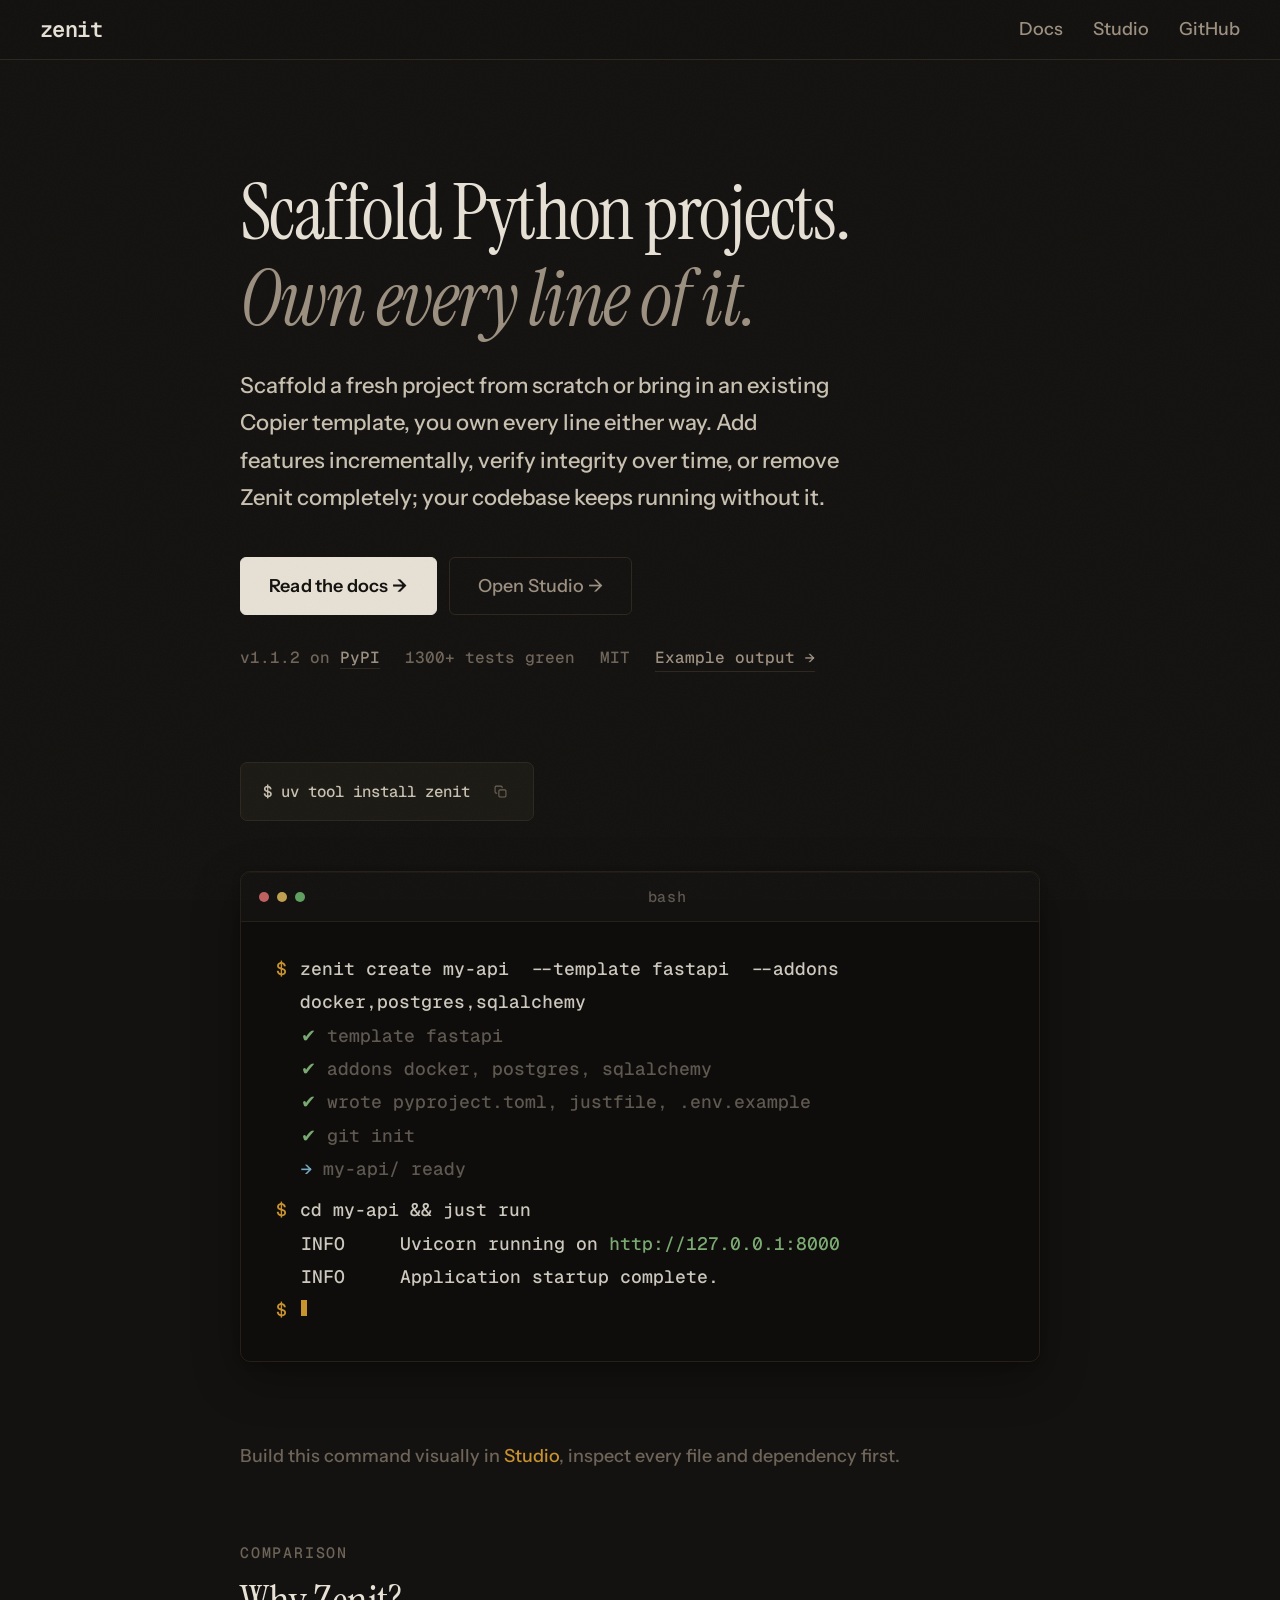
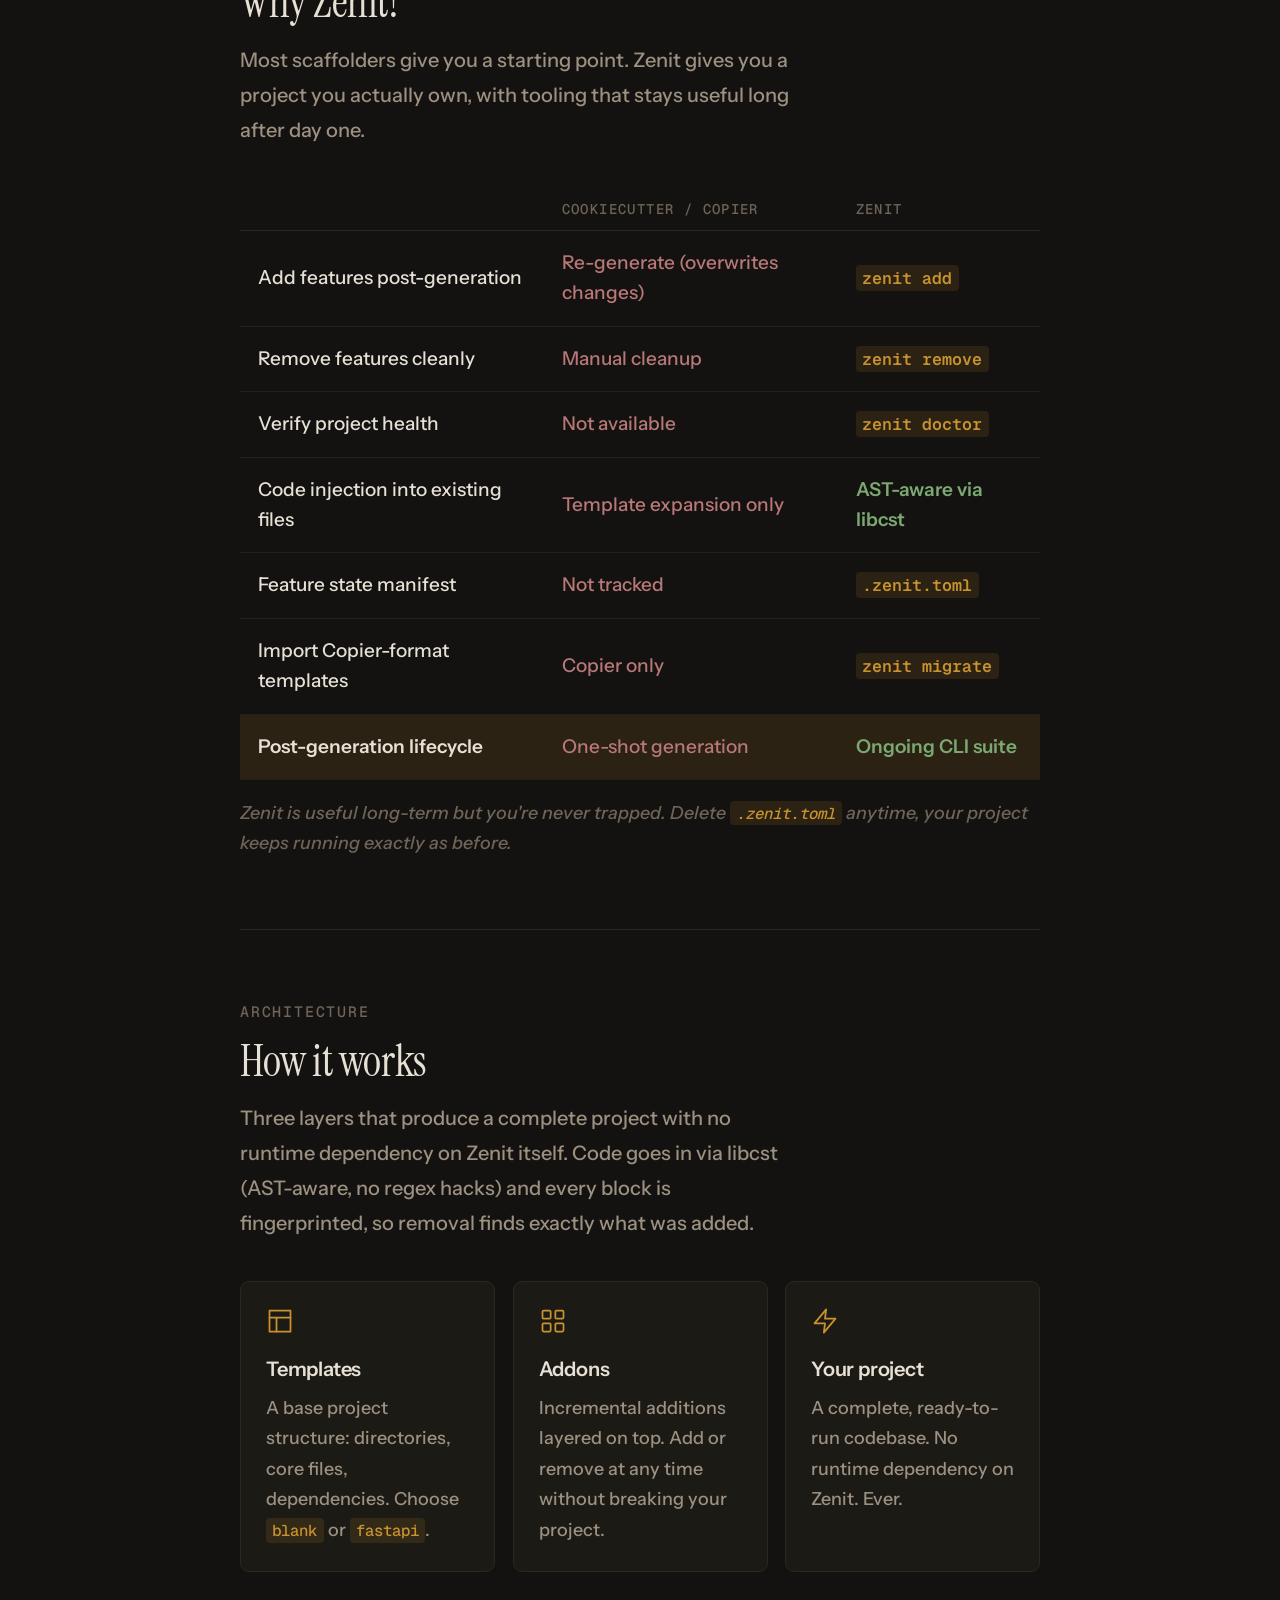
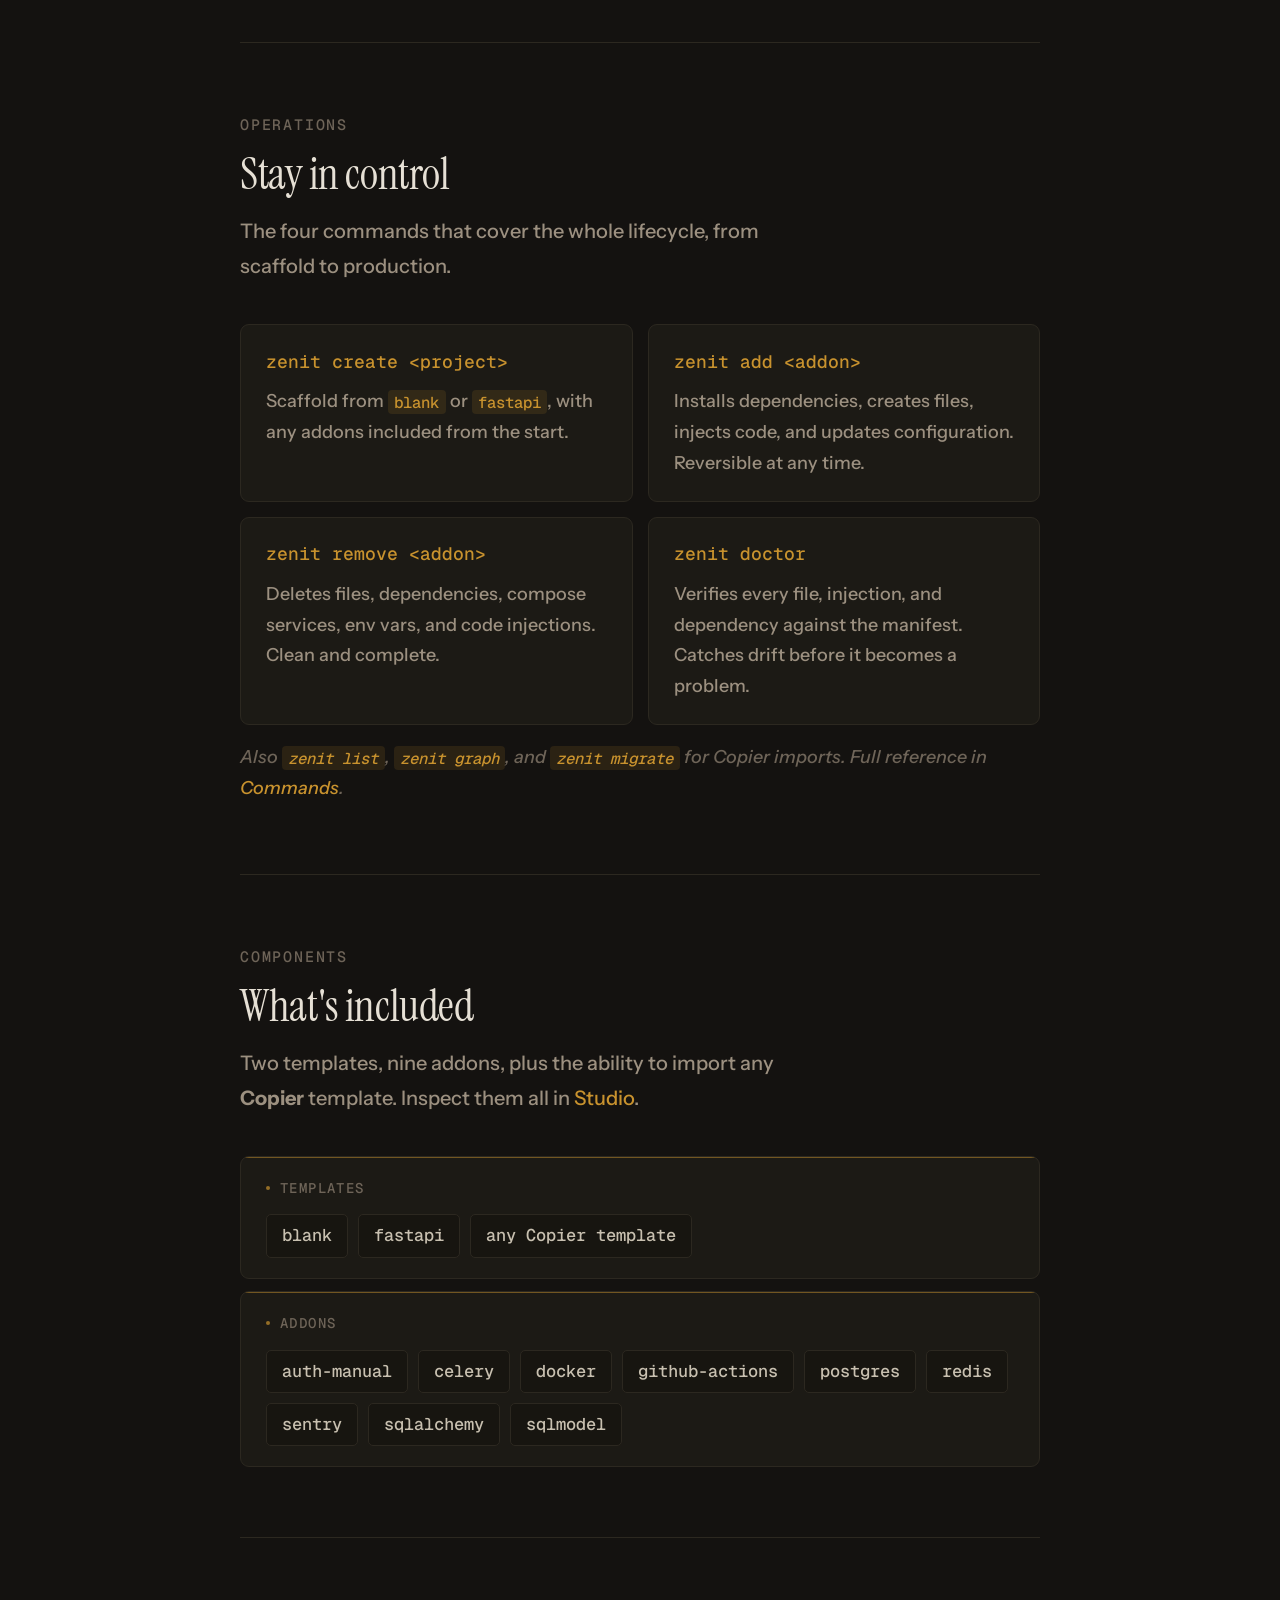
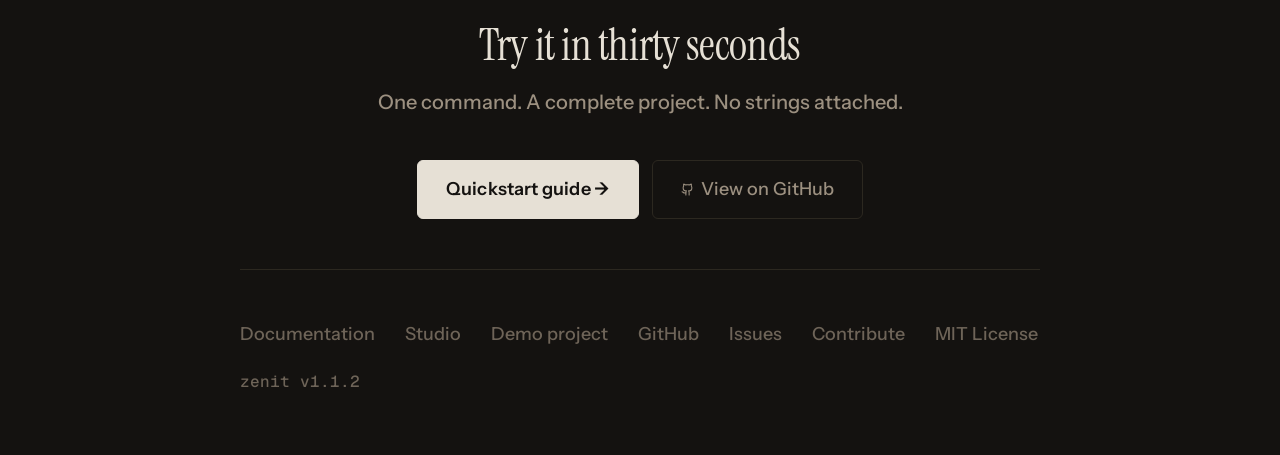
<file: index.html>
<!DOCTYPE html>
<html lang="en">
<head>
    <meta charset="UTF-8">
    <meta name="viewport" content="width=device-width, initial-scale=1.0">
    <title>zenit · Scaffold Python projects without lock-in</title>
    <link rel="preconnect" href="https://fonts.googleapis.com">
    <link rel="preconnect" href="https://fonts.gstatic.com" crossorigin>
    <link href="https://fonts.googleapis.com/css2?family=Instrument+Sans:ital,wght@0,400;0,500;0,600;1,400&family=Instrument+Serif:ital@0;1&family=Geist+Mono:wght@400;500;600&display=swap" rel="stylesheet">
    <style>
        /* ─── Design Tokens ───────────────────────────────────────────── */
        :root {
            --bg:               #141210;
            --bg-elevated:      #1c1a15;
            --bg-code:          #171510;
            --bg-subtle:        #201e18;
            --bg-canvas:        #0f0e0c;

            --text-primary:     #e6e0d5;
            --text-secondary:   #c8c0b0;
            --text-tertiary:    #9c9080;
            --text-muted:       #6e6458;

            --border:           #2c2820;
            --border-light:     #242018;

            --amber:            #c8922e;
            --amber-muted:      rgba(200,146,46,0.12);
            --amber-hover:      #d8a848;
            --amber-glow:       rgba(200,146,46,0.06);

            --cta-bg:           #e6e0d5;
            --cta-fg:           #141210;

            --terminal-bg:      #0e0d0b;
            --terminal-border:  #252018;
            --terminal-text:    #ccc8be;
            --terminal-prompt:  #c8922e;
            --terminal-ok:      #7aaa72;
            --terminal-info:    #78a8c2;
            --terminal-dim:     #5e5850;

            --nav-bg:           rgba(20,18,16,0.92);

            --check:            #7aaa72;
            --cross:            #b87878;

            --ease-out: cubic-bezier(0.16, 1, 0.3, 1);
        }

        * { margin: 0; padding: 0; box-sizing: border-box; }
        html { scroll-behavior: smooth; color-scheme: dark; font-size: 125%; }
        @media (max-width: 680px) {
            html { font-size: 112.5%; }
        }

        body {
            font-family: 'Instrument Sans', -apple-system, sans-serif;
            background: var(--bg);
            color: var(--text-primary);
            line-height: 1.6;
            min-height: 100vh;
            overflow-x: hidden;
            transition: background 0.25s var(--ease-out), color 0.25s var(--ease-out);
            -webkit-font-smoothing: antialiased;
            font-weight: 500;
        }

        .container { max-width: 880px; margin: 0 auto; padding: 0 2rem; }

        /* ── Grain texture overlay ─────────────────────────────────────── */
        body::before {
            content: '';
            position: fixed;
            inset: 0;
            z-index: 9999;
            pointer-events: none;
            opacity: 0.025;
            background-image: url("data:image/svg+xml,%3Csvg viewBox='0 0 256 256' xmlns='http://www.w3.org/2000/svg'%3E%3Cfilter id='noise'%3E%3CfeTurbulence type='fractalNoise' baseFrequency='0.85' numOctaves='4' stitchTiles='stitch'/%3E%3C/filter%3E%3Crect width='100%25' height='100%25' filter='url(%23noise)'/%3E%3C/svg%3E");
            background-repeat: repeat;
            background-size: 256px 256px;
        }
        /* ── Nav ───────────────────────────────────────────────────────── */
        .nav {
            position: sticky;
            top: 0;
            z-index: 100;
            background: var(--nav-bg);
            backdrop-filter: blur(20px) saturate(1.3);
            -webkit-backdrop-filter: blur(20px) saturate(1.3);
            border-bottom: 1px solid var(--border);
            padding: 0 2rem;
            height: 60px;
            display: flex;
            align-items: center;
            justify-content: space-between;
            transition: background 0.2s, border-color 0.2s;
        }

        .logo { font-family: 'Geist Mono', monospace; font-size: 1.1rem; font-weight: 600; letter-spacing: -0.025em; }
        .logo a { text-decoration: none; color: var(--text-primary); transition: opacity 0.15s; }
        .logo a:hover { opacity: 0.5; }

        .nav-right { display: flex; align-items: center; gap: 1.5rem; }

        .nav-link {
            text-decoration: none;
            color: var(--text-tertiary);
            font-size: 0.9rem;
            font-weight: 500;
            transition: color 0.15s;
            position: relative;
        }
        .nav-link:hover { color: var(--text-primary); }
        .nav-link::after {
            content: '';
            position: absolute;
            bottom: -4px;
            left: 0;
            width: 0;
            height: 1px;
            background: var(--amber);
            transition: width 0.2s var(--ease-out);
        }
        .nav-link:hover::after { width: 100%; }

        /* ── Hero ──────────────────────────────────────────────────────── */
        .hero { padding: 5.5rem 0 2rem; position: relative; }
        .hero h1 {
            font-family: 'Instrument Serif', serif;
            font-size: clamp(2.8rem, 6vw, 4rem);
            font-weight: 400;
            letter-spacing: -0.02em;
            line-height: 1.12;
            margin-bottom: 1.25rem;
            color: var(--text-primary);
        }
        .hero h1 em { font-style: italic; color: var(--text-tertiary); }

        .hero-lead {
            font-size: 1.1rem;
            color: var(--text-secondary);
            max-width: 600px;
            line-height: 1.7;
            margin-bottom: 2rem;
        }

        .hero-actions { display: flex; gap: 0.625rem; flex-wrap: wrap; }

        .proof-strip {
            display: flex;
            gap: 0.5rem 1.25rem;
            flex-wrap: wrap;
            margin-top: 1.5rem;
            font-family: 'Geist Mono', monospace;
            font-size: 0.8rem;
            color: var(--text-muted);
        }
        .proof-strip a { color: var(--text-tertiary); text-decoration: none; border-bottom: 1px solid var(--border); transition: color 0.15s, border-color 0.15s; }
        .proof-strip a:hover { color: var(--amber); border-color: var(--amber); }

        .btn-primary {
            display: inline-flex;
            align-items: center;
            gap: 0.375rem;
            background: var(--cta-bg);
            color: var(--cta-fg);
            padding: 0.7rem 1.4rem;
            border-radius: 6px;
            text-decoration: none;
            font-size: 0.9rem;
            font-weight: 600;
            letter-spacing: 0.01em;
            border: 1px solid var(--cta-bg);
            transition: opacity 0.15s, transform 0.15s, box-shadow 0.15s;
        }
        .btn-primary:hover {
            opacity: 0.85;
            transform: translateY(-1px);
            box-shadow: 0 4px 12px rgba(0,0,0,0.15);
        }

        .btn-ghost {
            display: inline-flex;
            align-items: center;
            gap: 0.375rem;
            background: transparent;
            color: var(--text-tertiary);
            padding: 0.7rem 1.4rem;
            border-radius: 6px;
            text-decoration: none;
            font-size: 0.9rem;
            font-weight: 500;
            border: 1px solid var(--border);
            transition: color 0.15s, border-color 0.15s, background 0.15s;
        }
        .btn-ghost:hover { color: var(--text-primary); border-color: var(--text-muted); background: var(--bg-subtle); }

        /* ── Install strip ─────────────────────────────────────────────── */
        .install-strip { margin: 2.5rem 0; }

        .install-pill {
            display: inline-flex;
            align-items: center;
            gap: 1rem;
            background: var(--bg-elevated);
            border: 1px solid var(--border);
            border-radius: 7px;
            padding: 0.8rem 1.1rem;
            font-family: 'Geist Mono', monospace;
            font-size: 0.9rem;
            transition: border-color 0.15s, box-shadow 0.15s;
        }
        .install-pill:hover {
            border-color: var(--text-muted);
            box-shadow: 0 2px 8px var(--amber-glow);
        }
        .install-pill code { background: transparent; padding: 0; color: var(--text-secondary); }

        .copy-btn {
            background: none;
            border: none;
            cursor: pointer;
            color: var(--text-muted);
            padding: 0.2rem;
            display: flex;
            align-items: center;
            border-radius: 3px;
            transition: color 0.15s;
        }
        .copy-btn:hover { color: var(--text-primary); }
        .copy-btn.copied { color: var(--terminal-ok); }

        /* ── Terminal ───────────────────────────────────────────────────── */
        .terminal {
            background: var(--terminal-bg);
            border: 1px solid var(--terminal-border);
            border-radius: 10px;
            overflow: hidden;
            margin: 0 0 4rem;
            box-shadow: 0 16px 48px rgba(0,0,0,0.32), 0 2px 8px rgba(0,0,0,0.16);
            position: relative;
        }
        .terminal::after {
            content: '';
            position: absolute;
            inset: 0;
            border-radius: 10px;
            box-shadow: inset 0 1px 0 rgba(255,255,255,0.03);
            pointer-events: none;
        }

        .terminal-chrome {
            display: flex;
            align-items: center;
            padding: 0.625rem 0.875rem;
            border-bottom: 1px solid var(--terminal-border);
            gap: 0.4rem;
            background: rgba(255,255,255,0.02);
        }
        .tc { width: 10px; height: 10px; border-radius: 50%; transition: transform 0.2s; }
        .terminal:hover .tc { transform: scale(1.1); }
        .tc-r { background: #c06060; }
        .tc-y { background: #c0a050; }
        .tc-g { background: #60a060; }

        .terminal-label {
            margin: 0 auto;
            font-family: 'Geist Mono', monospace;
            font-size: 0.75rem;
            color: var(--terminal-dim);
            letter-spacing: 0.05em;
        }

        .terminal-body {
            padding: 1.5rem 1.75rem 1.75rem;
            font-family: 'Geist Mono', monospace;
            font-size: 0.9rem;
            line-height: 1.85;
        }

        .tl {
            display: flex;
            gap: 0.625rem;
            opacity: 0;
            animation: fadeUp 0.35s var(--ease-out) forwards;
            align-items: baseline;
        }
        .tl:nth-child(1)  { animation-delay: 0.10s; }
        .tl:nth-child(2)  { animation-delay: 0.35s; }
        .tl:nth-child(3)  { animation-delay: 0.55s; }
        .tl:nth-child(4)  { animation-delay: 0.75s; }
        .tl:nth-child(5)  { animation-delay: 0.95s; }
        .tl:nth-child(6)  { animation-delay: 1.15s; }
        .tl:nth-child(7)  { animation-delay: 1.50s; }
        .tl:nth-child(8)  { animation-delay: 1.75s; }
        .tl:nth-child(9)  { animation-delay: 2.00s; }
        .tl:nth-child(10) { animation-delay: 2.25s; }
        .tl:nth-child(11) { animation-delay: 2.50s; }

        @keyframes fadeUp {
            from { opacity: 0; transform: translateY(4px); }
            to   { opacity: 1; transform: translateY(0); }
        }

        .t-prompt { color: var(--terminal-prompt); flex-shrink: 0; }
        .t-cmd    { color: var(--terminal-text); }
        .t-dim    { color: var(--terminal-dim); padding-left: 1.25rem; }
        .t-ok     { color: var(--terminal-ok); }
        .t-arrow  { color: var(--terminal-info); }
        .t-info   { color: var(--terminal-text); padding-left: 1.25rem; }
        .t-blank  { height: 0.4rem; }

        .t-cursor {
            display: inline-block;
            width: 6px;
            height: 0.9em;
            background: var(--terminal-prompt);
            animation: blink 1.1s step-end infinite;
            margin-left: 1px;
        }
        @keyframes blink { 0%,100% { opacity: 1; } 50% { opacity: 0; } }

        .terminal-caption {
            margin-top: 0.875rem;
            font-size: 0.9rem;
            color: var(--text-muted);
        }
        .terminal-caption a { color: var(--amber); text-decoration: none; border-bottom: 1px solid transparent; transition: border-color 0.15s; }
        .terminal-caption a:hover { border-color: var(--amber); }

        /* ── Sections ──────────────────────────────────────────────────── */
        .section {
            padding: 3.5rem 0;
            border-bottom: 1px solid var(--border);
        }
        .section:last-of-type { border-bottom: none; }

        .section-kicker {
            font-family: 'Geist Mono', monospace;
            font-size: 0.75rem;
            letter-spacing: 0.12em;
            text-transform: uppercase;
            color: var(--text-muted);
            margin-bottom: 0.5rem;
        }

        .section-title {
            font-family: 'Instrument Serif', serif;
            font-size: clamp(1.8rem, 3.5vw, 2.2rem);
            font-weight: 400;
            letter-spacing: -0.01em;
            line-height: 1.25;
            margin-bottom: 0.625rem;
            color: var(--text-primary);
        }

        .section-sub {
            font-size: 1rem;
            color: var(--text-tertiary);
            max-width: 560px;
            line-height: 1.75;
            margin-bottom: 2rem;
        }

        /* ── Comparison table ──────────────────────────────────────────── */
        .compare-table { width: 100%; border-collapse: collapse; font-size: 0.95rem; }

        .compare-table th {
            font-family: 'Geist Mono', monospace;
            font-size: 0.7rem;
            letter-spacing: 0.10em;
            text-transform: uppercase;
            color: var(--text-muted);
            padding: 0.5rem 0.875rem;
            text-align: left;
            border-bottom: 1px solid var(--border);
            font-weight: 500;
        }

        .compare-table td {
            padding: 0.85rem 0.875rem;
            border-bottom: 1px solid var(--border-light);
            color: var(--text-secondary);
            vertical-align: middle;
            transition: background 0.15s;
        }
        .compare-table tr:hover td { background: var(--amber-glow); }
        .compare-table td:first-child { color: var(--text-primary); font-weight: 500; width: 38%; }

        .compare-table .yes { color: var(--check); font-weight: 600; }
        .compare-table .no  { color: var(--cross); }

        .compare-table .highlight-row td { background: var(--amber-muted); }
        .compare-table .highlight-row:hover td { background: var(--amber-muted); }
        .compare-table .highlight-row td:first-child { font-weight: 600; }

        .compare-note {
            margin-top: 0.875rem;
            font-size: 0.9rem;
            color: var(--text-muted);
            font-style: italic;
            line-height: 1.7;
        }

        code {
            font-family: 'Geist Mono', monospace;
            font-size: 0.875em;
            color: var(--amber);
            background: var(--amber-muted);
            padding: 0.12em 0.4em;
            border-radius: 4px;
        }

        /* ── Feature grid ──────────────────────────────────────────────── */
        .feature-grid {
            display: grid;
            grid-template-columns: repeat(3, 1fr);
            gap: 0.875rem;
        }

        .feature-card {
            background: var(--bg-elevated);
            border: 1px solid var(--border);
            border-radius: 9px;
            padding: 1.25rem;
            transition: border-color 0.2s, transform 0.2s, box-shadow 0.2s;
            position: relative;
            overflow: hidden;
        }
        .feature-card:hover {
            border-color: var(--amber);
            transform: translateY(-2px);
            box-shadow: 0 8px 24px var(--amber-glow);
        }
        .feature-card::before {
            content: '';
            position: absolute;
            top: 0;
            left: 0;
            right: 0;
            height: 2px;
            background: var(--amber);
            opacity: 0;
            transition: opacity 0.2s;
        }
        .feature-card:hover::before { opacity: 0.5; }

        .feature-icon {
            width: 28px;
            height: 28px;
            margin-bottom: 0.875rem;
            display: flex;
            align-items: center;
            justify-content: center;
            color: var(--amber);
        }
        .feature-icon svg {
            width: 100%;
            height: 100%;
            stroke-width: 1.5;
        }

        .feature-card h3 {
            font-size: 1rem;
            font-weight: 600;
            margin-bottom: 0.4rem;
            color: var(--text-primary);
            letter-spacing: -0.01em;
        }
        .feature-card p { font-size: 0.9rem; color: var(--text-tertiary); line-height: 1.7; }

        /* ── Ops grid ──────────────────────────────────────────────────── */
        .ops-grid { display: grid; grid-template-columns: repeat(2, 1fr); gap: 0.75rem; }

        .ops-card {
            background: var(--bg-elevated);
            border: 1px solid var(--border);
            border-radius: 9px;
            padding: 1.125rem 1.25rem;
            transition: border-color 0.2s, transform 0.2s, box-shadow 0.2s;
            position: relative;
            overflow: hidden;
        }
        .ops-card:hover {
            border-color: var(--amber);
            transform: translateY(-1px);
            box-shadow: 0 6px 20px var(--amber-glow);
        }
        .ops-card::before {
            content: '';
            position: absolute;
            top: 0;
            left: 0;
            right: 0;
            height: 2px;
            background: var(--amber);
            opacity: 0;
            transition: opacity 0.2s;
        }
        .ops-card:hover::before { opacity: 0.5; }

        .ops-cmd {
            font-family: 'Geist Mono', monospace;
            font-size: 0.9rem;
            font-weight: 500;
            color: var(--amber);
            margin-bottom: 0.5rem;
            display: block;
        }
        .ops-card p { font-size: 0.9rem; color: var(--text-tertiary); line-height: 1.7; }

        /* ── Component tags ────────────────────────────────────────────── */
        .component-box {
            background: var(--bg-elevated);
            border: 1px solid var(--border);
            border-radius: 9px;
            padding: 1rem 1.25rem;
            margin-top: 0.75rem;
            position: relative;
            overflow: hidden;
            transition: border-color 0.2s;
        }
        .component-box:hover { border-color: var(--text-muted); }
        .component-box + .component-box { margin-top: 0.625rem; }

        .component-box::before {
            content: '';
            position: absolute;
            top: 0; left: 0; right: 0;
            height: 1px;
            background: var(--amber);
            opacity: 0.5;
        }

        .component-label {
            font-family: 'Geist Mono', monospace;
            font-size: 0.7rem;
            letter-spacing: 0.10em;
            text-transform: uppercase;
            color: var(--text-muted);
            margin-bottom: 0.75rem;
            font-weight: 500;
            display: flex;
            align-items: center;
            gap: 0.5rem;
        }
        .component-label::before {
            content: '';
            display: inline-block;
            width: 4px;
            height: 4px;
            border-radius: 50%;
            background: var(--amber);
            opacity: 0.7;
        }

        .tag-row { display: flex; flex-wrap: wrap; gap: 0.5rem; }

        .tag {
            font-family: 'Geist Mono', monospace;
            font-size: 0.85rem;
            padding: 0.35rem 0.75rem;
            background: var(--bg-code);
            border: 1px solid var(--border);
            border-radius: 5px;
            color: var(--text-secondary);
            transition: all 0.15s;
            cursor: default;
        }
        .tag:hover {
            color: var(--amber);
            border-color: var(--amber);
            background: var(--amber-muted);
            transform: translateY(-1px);
        }


        /* ── CTA ───────────────────────────────────────────────────────── */
        .cta-section { padding: 4rem 0 2.5rem; text-align: center; }
        .cta-section .section-title { margin: 0 auto 0.625rem; }
        .cta-section .section-sub   { margin: 0 auto 2rem; }
        .cta-section .hero-actions  { justify-content: center; }

        /* ── Footer ────────────────────────────────────────────────────── */
        .footer { padding: 2.5rem 0 3rem; border-top: 1px solid var(--border); }
        .footer-inner { display: flex; justify-content: space-between; align-items: center; flex-wrap: wrap; gap: 1rem; }
        .footer-links { display: flex; gap: 1.5rem; flex-wrap: wrap; }
        .footer-links a { color: var(--text-muted); text-decoration: none; font-size: 0.9rem; transition: color 0.15s; }
        .footer-links a:hover { color: var(--text-primary); }
        .footer-meta { font-family: 'Geist Mono', monospace; font-size: 0.8rem; color: var(--text-muted); }

        /* ── Scroll reveal ─────────────────────────────────────────────── */
        .reveal { opacity: 0; transform: translateY(16px); transition: opacity 0.6s var(--ease-out), transform 0.6s var(--ease-out); }
        .reveal.visible { opacity: 1; transform: none; }

        /* ── Mobile ────────────────────────────────────────────────────── */
        @media (max-width: 680px) {
            .hero { padding: 3.5rem 0 1.5rem; }
            .hero h1 { font-size: 2.2rem; }
            .feature-grid { grid-template-columns: 1fr; }
            .ops-grid { grid-template-columns: 1fr; }
            .footer-inner { flex-direction: column; align-items: flex-start; }
            .nav { padding: 0 1.25rem; }
            .container { padding: 0 1.25rem; }
        }
    </style>
</head>
<body>

<nav class="nav">
    <div class="logo"><a href="">zenit</a></div>
    <div class="nav-right">
        <a href="docs/getting-started" class="nav-link">Docs</a>
        <a href="studio/" class="nav-link">Studio</a>
        <a href="https://github.com/BojanKonjevic/zenit" class="nav-link" target="_blank">GitHub</a>
    </div>
</nav>

<div class="container">

    <div class="hero">
        <h1>Scaffold Python projects.<br><em>Own every line of it.</em></h1>
        <p class="hero-lead">
            Scaffold a fresh project from scratch or bring in an existing Copier template, you own every line either way. Add features incrementally, verify integrity over time, or remove Zenit completely; your codebase keeps running without it.
        </p>
        <div class="hero-actions">
            <a href="docs/getting-started" class="btn-primary">Read the docs →</a>
            <a href="studio/" class="btn-ghost">Open Studio →</a>
        </div>
        <div class="proof-strip">
            <span>v1.1.2 on <a href="https://pypi.org/project/zenit/" target="_blank">PyPI</a></span>
            <span>1300+ tests green</span>
            <span>MIT</span>
            <a href="https://github.com/BojanKonjevic/zenit-demo-api" target="_blank">Example output →</a>
        </div>
    </div>

    <div class="install-strip">
        <div class="install-pill">
            <code>$ uv tool install zenit</code>
            <button class="copy-btn" id="copyBtn" aria-label="Copy install command">
                <svg width="13" height="13" viewBox="0 0 24 24" fill="none" stroke="currentColor" stroke-width="2" stroke-linecap="round" stroke-linejoin="round"><rect x="9" y="9" width="13" height="13" rx="2"/><path d="M5 15H4a2 2 0 0 1-2-2V4a2 2 0 0 1 2-2h9a2 2 0 0 1 2 2v1"/></svg>
            </button>
        </div>
    </div>

    <div class="terminal">
        <div class="terminal-chrome">
            <div class="tc tc-r"></div>
            <div class="tc tc-y"></div>
            <div class="tc tc-g"></div>
            <span class="terminal-label">bash</span>
        </div>
        <div class="terminal-body">
            <div class="tl"><span class="t-prompt">$</span><span class="t-cmd">zenit create my-api&nbsp;&nbsp;--template fastapi&nbsp;&nbsp;--addons docker,postgres,sqlalchemy</span></div>
            <div class="tl"><span class="t-dim"><span class="t-ok">✔</span> template  fastapi</span></div>
            <div class="tl"><span class="t-dim"><span class="t-ok">✔</span> addons    docker, postgres, sqlalchemy</span></div>
            <div class="tl"><span class="t-dim"><span class="t-ok">✔</span> wrote     pyproject.toml, justfile, .env.example</span></div>
            <div class="tl"><span class="t-dim"><span class="t-ok">✔</span> git init</span></div>
            <div class="tl"><span class="t-dim"><span class="t-arrow">→</span> my-api/ ready</span></div>
            <div class="tl t-blank"></div>
            <div class="tl"><span class="t-prompt">$</span><span class="t-cmd">cd my-api && just run</span></div>
            <div class="tl"><span class="t-info">INFO&nbsp;&nbsp;&nbsp;&nbsp; Uvicorn running on <span class="t-ok">http://127.0.0.1:8000</span></span></div>
            <div class="tl"><span class="t-info">INFO&nbsp;&nbsp;&nbsp;&nbsp; Application startup complete.</span></div>
            <div class="tl"><span class="t-prompt">$</span><span class="t-cursor"></span></div>
        </div>
    </div>
    <p class="terminal-caption">Build this command visually in <a href="studio/">Studio</a>, inspect every file and dependency first.</p>

    <div class="section reveal">
        <div class="section-kicker">Comparison</div>
        <h2 class="section-title">Why Zenit?</h2>
        <p class="section-sub">Most scaffolders give you a starting point. Zenit gives you a project you actually own, with tooling that stays useful long after day one.</p>

        <table class="compare-table">
            <thead>
                <tr>
                    <th></th>
                    <th>Cookiecutter / Copier</th>
                    <th>Zenit</th>
                </tr>
            </thead>
            <tbody>
                <tr><td>Add features post-generation</td><td class="no">Re-generate (overwrites changes)</td><td class="yes"><code>zenit add</code></td></tr>
                <tr><td>Remove features cleanly</td><td class="no">Manual cleanup</td><td class="yes"><code>zenit remove</code></td></tr>
                <tr><td>Verify project health</td><td class="no">Not available</td><td class="yes"><code>zenit doctor</code></td></tr>
                <tr><td>Code injection into existing files</td><td class="no">Template expansion only</td><td class="yes">AST-aware via libcst</td></tr>
                <tr><td>Feature state manifest</td><td class="no">Not tracked</td><td class="yes"><code>.zenit.toml</code></td></tr>
                <tr><td>Import Copier-format templates</td><td class="no">Copier only</td><td class="yes"><code>zenit migrate</code></td></tr>
                <tr class="highlight-row"><td>Post-generation lifecycle</td><td class="no">One-shot generation</td><td class="yes">Ongoing CLI suite</td></tr>
            </tbody>
        </table>

        <p class="compare-note">
            Zenit is useful long-term but you're never trapped. Delete <code>.zenit.toml</code> anytime, your project keeps running exactly as before.
        </p>
    </div>

    <div class="section reveal">
        <div class="section-kicker">Architecture</div>
        <h2 class="section-title">How it works</h2>
        <p class="section-sub">Three layers that produce a complete project with no runtime dependency on Zenit itself. Code goes in via libcst (AST-aware, no regex hacks) and every block is fingerprinted, so removal finds exactly what was added.</p>

        <div class="feature-grid">
            <div class="feature-card">
                <span class="feature-icon">
                    <svg viewBox="0 0 24 24" fill="none" stroke="currentColor" stroke-linecap="round" stroke-linejoin="round"><path d="M3 3h18v18H3z"/><path d="M3 9h18"/><path d="M9 21V9"/></svg>
                </span>
                <h3>Templates</h3>
                <p>A base project structure: directories, core files, dependencies. Choose <code>blank</code> or <code>fastapi</code>.</p>
            </div>
            <div class="feature-card">
                <span class="feature-icon">
                    <svg viewBox="0 0 24 24" fill="none" stroke="currentColor" stroke-linecap="round" stroke-linejoin="round"><rect x="3" y="3" width="7" height="7" rx="1"/><rect x="14" y="3" width="7" height="7" rx="1"/><rect x="14" y="14" width="7" height="7" rx="1"/><rect x="3" y="14" width="7" height="7" rx="1"/></svg>
                </span>
                <h3>Addons</h3>
                <p>Incremental additions layered on top. Add or remove at any time without breaking your project.</p>
            </div>
            <div class="feature-card">
                <span class="feature-icon">
                    <svg viewBox="0 0 24 24" fill="none" stroke="currentColor" stroke-linecap="round" stroke-linejoin="round"><polygon points="13 2 3 14 12 14 11 22 21 10 12 10 13 2"/></svg>
                </span>
                <h3>Your project</h3>
                <p>A complete, ready-to-run codebase. No runtime dependency on Zenit. Ever.</p>
            </div>
        </div>
    </div>

    <div class="section reveal">
        <div class="section-kicker">Operations</div>
        <h2 class="section-title">Stay in control</h2>
        <p class="section-sub">The four commands that cover the whole lifecycle, from scaffold to production.</p>

        <div class="ops-grid">
            <div class="ops-card">
                <span class="ops-cmd">zenit create &lt;project&gt;</span>
                <p>Scaffold from <code>blank</code> or <code>fastapi</code>, with any addons included from the start.</p>
            </div>
            <div class="ops-card">
                <span class="ops-cmd">zenit add &lt;addon&gt;</span>
                <p>Installs dependencies, creates files, injects code, and updates configuration. Reversible at any time.</p>
            </div>
            <div class="ops-card">
                <span class="ops-cmd">zenit remove &lt;addon&gt;</span>
                <p>Deletes files, dependencies, compose services, env vars, and code injections. Clean and complete.</p>
            </div>
            <div class="ops-card">
                <span class="ops-cmd">zenit doctor</span>
                <p>Verifies every file, injection, and dependency against the manifest. Catches drift before it becomes a problem.</p>
            </div>
        </div>
        <p class="compare-note">
            Also <code>zenit list</code>, <code>zenit graph</code>, and <code>zenit migrate</code> for Copier imports. Full reference in <a href="docs/commands/" style="color: var(--amber); text-decoration: none;">Commands</a>.
        </p>
    </div>

    <div class="section reveal">
        <div class="section-kicker">Components</div>
        <h2 class="section-title">What's included</h2>
        <p class="section-sub">Two templates, nine addons, plus the ability to import any <strong>Copier</strong> template. Inspect them all in <a href="studio/" style="color: var(--amber); text-decoration: none;">Studio</a>.</p>

        <div class="component-box">
            <div class="component-label">Templates</div>
            <div class="tag-row">
                <span class="tag">blank</span>
                <span class="tag">fastapi</span>
                <span class="tag">any Copier template</span>
            </div>
        </div>

        <div class="component-box">
            <div class="component-label">Addons</div>
            <div class="tag-row">
                <span class="tag">auth-manual</span>
                <span class="tag">celery</span>
                <span class="tag">docker</span>
                <span class="tag">github-actions</span>
                <span class="tag">postgres</span>
                <span class="tag">redis</span>
                <span class="tag">sentry</span>
                <span class="tag">sqlalchemy</span>
                <span class="tag">sqlmodel</span>
            </div>
        </div>
    </div>

    <div class="cta-section reveal">
        <h2 class="section-title">Try it in thirty seconds</h2>
        <p class="section-sub">One command. A complete project. No strings attached.</p>
        <div class="hero-actions">
            <a href="docs/getting-started" class="btn-primary">Quickstart guide →</a>
            <a href="https://github.com/BojanKonjevic/zenit" class="btn-ghost" target="_blank">
                <svg width="13" height="13" viewBox="0 0 24 24" fill="none" stroke="currentColor" stroke-width="2" stroke-linecap="round" stroke-linejoin="round" aria-hidden="true"><path d="M15 22v-4a4.8 4.8 0 0 0-1-3.5c3 0 6-2 6-5.5.08-1.25-.27-2.48-1-3.5.28-1.15.28-2.35 0-3.5 0 0-1 0-3 1.5-2.64-.5-5.36-.5-8 0C6 2 5 2 5 2c-.3 1.15-.3 2.35 0 3.5A5.403 5.403 0 0 0 4 9c0 3.5 3 5.5 6 5.5-.39.49-.68 1.05-.85 1.65-.17.6-.22 1.23-.15 1.85v4"/><path d="M9 18c-4.51 2-5-2-7-2"/></svg>
                View on GitHub
            </a>
        </div>
    </div>

    <div class="footer">
        <div class="footer-inner">
            <div class="footer-links">
                <a href="docs/getting-started">Documentation</a>
                <a href="studio/">Studio</a>
                <a href="https://github.com/BojanKonjevic/zenit-demo-api" target="_blank">Demo project</a>
                <a href="https://github.com/BojanKonjevic/zenit" target="_blank">GitHub</a>
                <a href="https://github.com/BojanKonjevic/zenit/issues" target="_blank">Issues</a>
                <a href="docs/contributing">Contribute</a>
                <a href="https://github.com/BojanKonjevic/zenit/blob/main/LICENSE" target="_blank">MIT License</a>
            </div>
            <div class="footer-meta">zenit v1.1.2</div>
        </div>
    </div>

</div>

<script>
    const copyBtn = document.getElementById('copyBtn');
    copyBtn.addEventListener('click', async () => {
        await navigator.clipboard.writeText('uv tool install zenit');
        copyBtn.classList.add('copied');
        copyBtn.innerHTML = '<svg width="13" height="13" viewBox="0 0 24 24" fill="none" stroke="currentColor" stroke-width="2" stroke-linecap="round" stroke-linejoin="round"><polyline points="20 6 9 17 4 12"/></svg>';
        setTimeout(() => {
            copyBtn.classList.remove('copied');
            copyBtn.innerHTML = '<svg width="13" height="13" viewBox="0 0 24 24" fill="none" stroke="currentColor" stroke-width="2" stroke-linecap="round" stroke-linejoin="round"><rect x="9" y="9" width="13" height="13" rx="2"/><path d="M5 15H4a2 2 0 0 1-2-2V4a2 2 0 0 1 2-2h9a2 2 0 0 1 2 2v1"/></svg>';
        }, 2000);
    });

    const obs = new IntersectionObserver(entries => {
        entries.forEach(e => { if (e.isIntersecting) e.target.classList.add('visible'); });
    }, { threshold: 0.08 });
    document.querySelectorAll('.reveal').forEach(el => obs.observe(el));

</script>
</body>
</html>
</file>
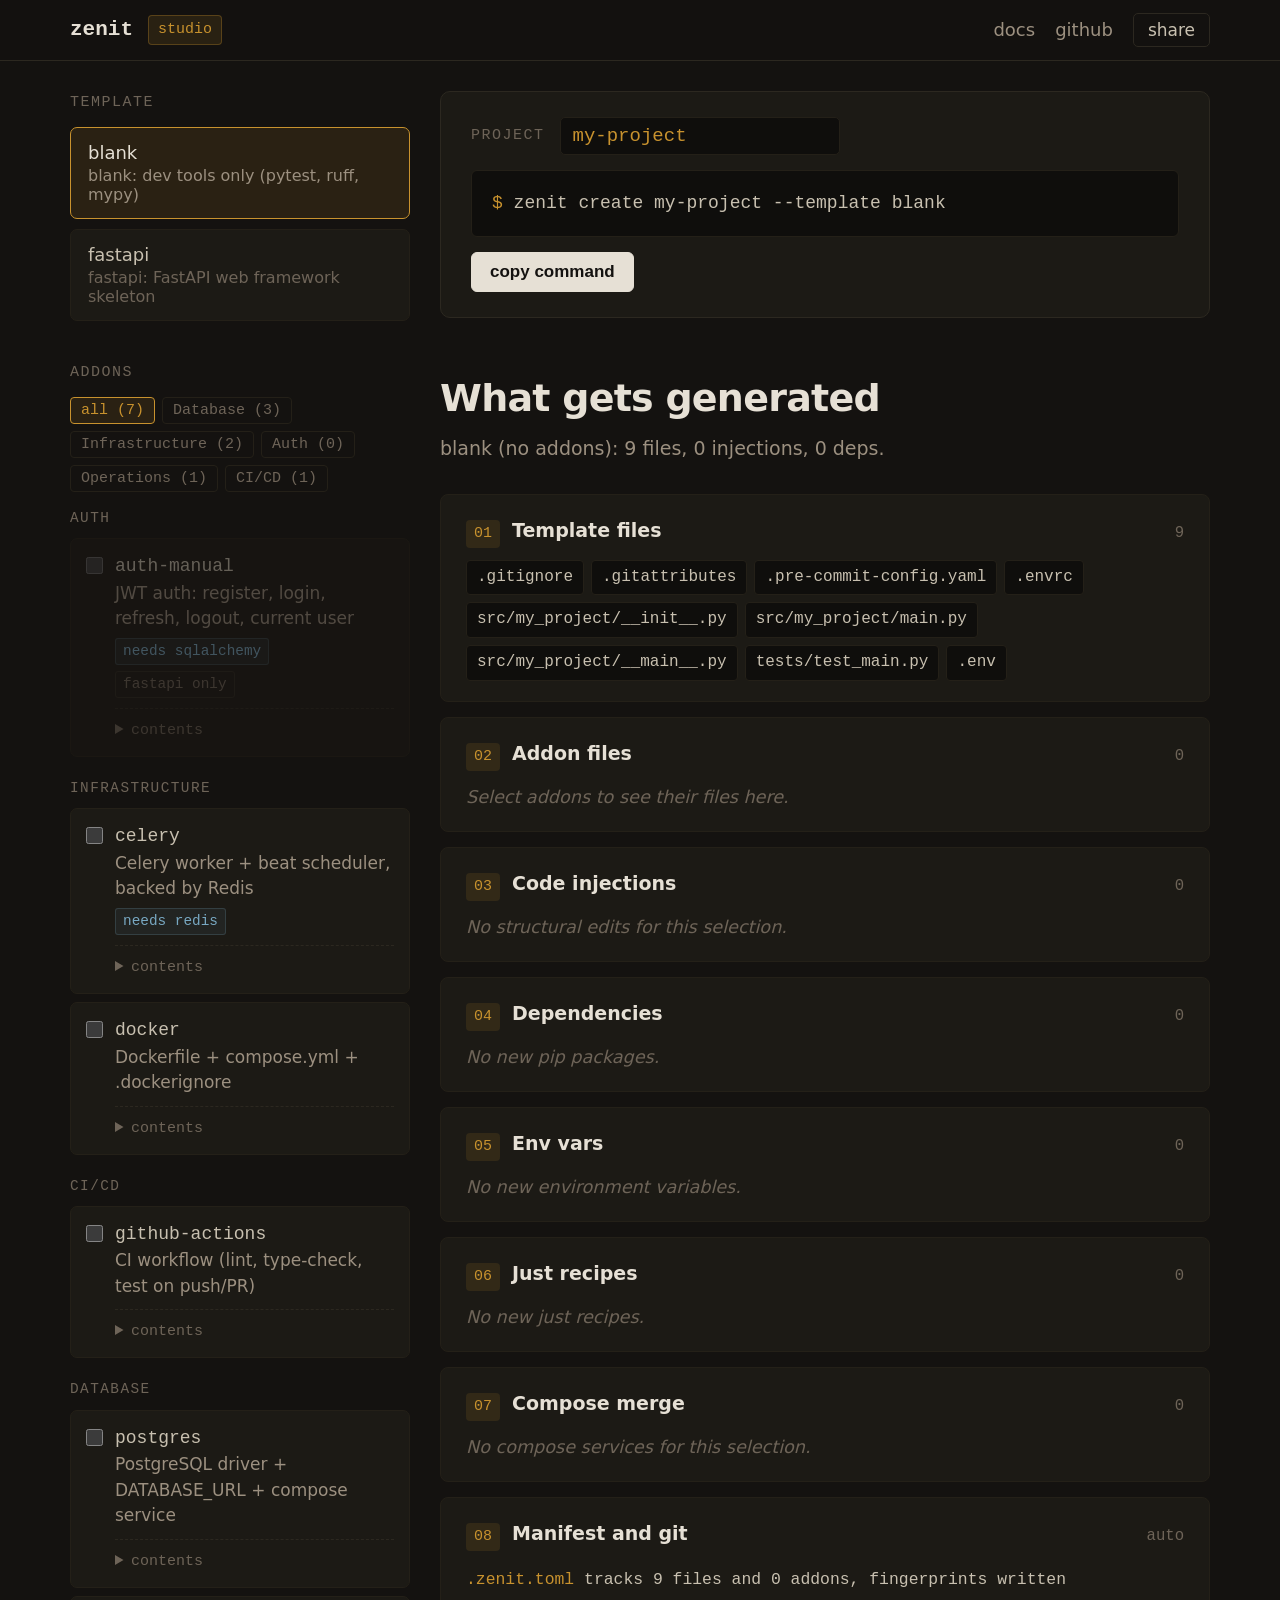
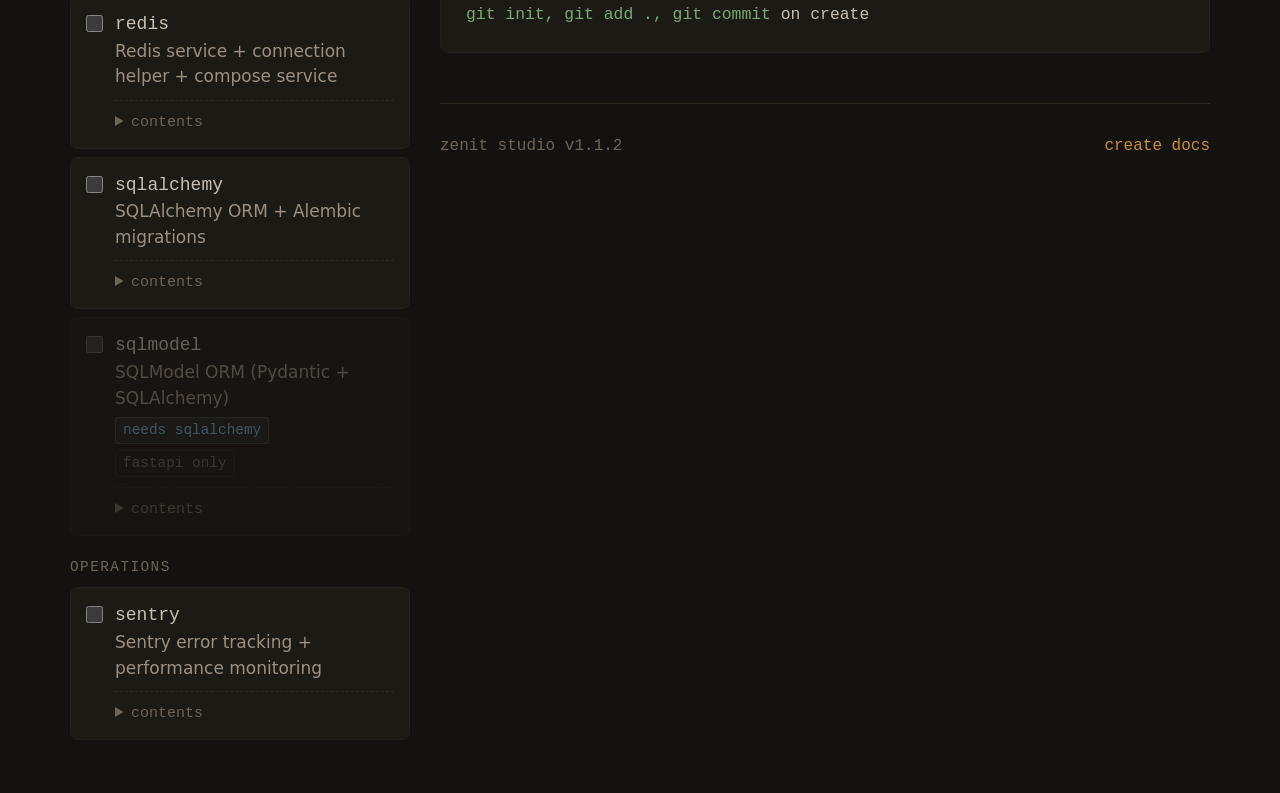
<file: studio.html>
<!doctype html>
<html lang="en">
<head>
<meta charset="UTF-8">
<meta name="viewport" content="width=device-width, initial-scale=1.0">
<title>zenit studio: build your create command</title>
<link rel="stylesheet" href="./studio.css">
</head>
<body>

<nav class="nav">
  <div class="nav-inner">
    <a class="brand" href="../">zenit</a>
    <span class="nav-sub">studio</span>
    <div class="nav-links">
      <a href="../docs/getting-started">docs</a>
      <a href="https://github.com/BojanKonjevic/zenit" target="_blank">github</a>
      <button class="nav-btn" id="shareBtn" type="button">share</button>
    </div>
  </div>
</nav>

<div class="mini-cmd" id="miniCmd" aria-hidden="true">
  <span class="mini-prompt">$</span>
  <span class="mini-text" id="miniText"></span>
  <button class="btn btn-solid mini-copy" id="miniCopy" type="button" tabindex="-1">copy</button>
</div>

<div class="layout">
  <aside class="side">
    <section class="side-block">
      <h2 class="side-title">Template</h2>
      <div id="tplList"></div>
    </section>

    <section class="side-block">
      <h2 class="side-title">Addons <span class="count" id="selCount"></span></h2>
      <div class="chips" id="filterChips"></div>
      <div id="addonList"></div>
    </section>
  </aside>

  <main class="main">
    <div class="cmd-panel" id="cmdPanel">
      <div class="cmd-head">
        <label class="proj-label" for="projInput">Project</label>
        <input class="proj-input" id="projInput" value="my-project" maxlength="60" spellcheck="false" autocomplete="off">
      </div>
      <pre class="cmd" id="cmdText"></pre>
      <div class="cmd-actions">
        <button class="btn btn-solid" id="copyBtn" type="button">copy command</button>
        <button class="btn" id="clearBtn" type="button">clear all</button>
      </div>
      <p class="auto-note" id="autoNote"></p>
    </div>

    <section class="detail">
      <h2 class="detail-title">What gets generated</h2>
      <p class="detail-sub" id="detailSub"></p>
      <div id="detailBody"></div>
    </section>

    <footer class="foot">
      <span id="footMeta"></span>
      <a href="../docs/commands/create">create docs</a>
    </footer>
  </main>
</div>

<script src="./studio.js" defer></script>
</body>
</html>
</file>
<file: studio.css>
:root {
  --bg: #141210;
  --panel: #1c1a15;
  --panel2: #201e18;
  --inset: #0f0e0c;
  --line: #2c2820;
  --line2: #242018;
  --ink: #e6e0d5;
  --ink2: #c8c0b0;
  --ink3: #9c9080;
  --ink4: #6e6458;
  --amber: #c8922e;
  --amber-dim: rgba(200, 146, 46, 0.12);
  --green: #7aaa72;
  --blue: #78a8c2;
  --mono: "Geist Mono", ui-monospace, SFMono-Regular, Menlo, Consolas, monospace;
  --sans: "Instrument Sans", system-ui, -apple-system, sans-serif;
}

* { margin: 0; padding: 0; box-sizing: border-box; }
html { color-scheme: dark; font-size: 125%; scroll-behavior: smooth; }
@media (max-width: 860px) { html { font-size: 112.5%; } }
body {
  font-family: var(--sans);
  background: var(--bg);
  color: var(--ink);
  line-height: 1.6;
  -webkit-font-smoothing: antialiased;
}
a { color: var(--amber); }

/* nav */
.nav {
  position: sticky; top: 0; z-index: 50;
  background: rgba(20, 18, 16, 0.92);
  backdrop-filter: blur(16px);
  border-bottom: 1px solid var(--line);
}
.nav-inner {
  max-width: 1200px; margin: 0 auto; padding: 0 1.5rem;
  height: 60px; display: flex; align-items: center; gap: 0.75rem;
}
.brand { font-family: var(--mono); font-weight: 600; font-size: 1.05rem; color: var(--ink); text-decoration: none; }
.nav-sub {
  font-family: var(--mono); font-size: 0.75rem; color: var(--amber);
  background: var(--amber-dim); border: 1px solid rgba(200, 146, 46, 0.3);
  padding: 0.1rem 0.45rem; border-radius: 4px;
}
.nav-links { margin-left: auto; display: flex; align-items: center; gap: 1rem; }
.nav-links a { color: var(--ink3); text-decoration: none; font-size: 0.9rem; }
.nav-links a:hover { color: var(--ink); }
.nav-btn {
  font-family: var(--sans); font-size: 0.85rem;
  background: none; border: 1px solid var(--line); color: var(--ink2);
  border-radius: 5px; padding: 0.3rem 0.7rem; cursor: pointer;
}
.nav-btn:hover { color: var(--ink); border-color: var(--ink4); }

/* layout */
.layout {
  max-width: 1200px; margin: 0 auto; padding: 1.5rem;
  display: grid; grid-template-columns: 340px minmax(0, 1fr);
  gap: 1.5rem; align-items: start;
}
@media (max-width: 900px) { .layout { grid-template-columns: 1fr; } }

/* sidebar */
.side { position: sticky; top: 84px; display: flex; flex-direction: column; gap: 1.5rem; }
@media (max-width: 900px) { .side { position: static; } }
.side-title {
  font-family: var(--mono); font-size: 0.75rem; font-weight: 500;
  letter-spacing: 0.1em; text-transform: uppercase;
  color: var(--ink4); margin-bottom: 0.6rem;
}
.count { color: var(--amber); }

.tpl {
  display: block; width: 100%; text-align: left; cursor: pointer;
  background: var(--panel); border: 1px solid var(--line2); color: var(--ink2);
  border-radius: 7px; padding: 0.7rem 0.85rem; margin-bottom: 0.5rem;
  font-family: var(--sans); font-size: 0.9rem;
}
.tpl small { display: block; color: var(--ink4); font-size: 0.8rem; margin-top: 0.15rem; }
.tpl:hover { border-color: var(--ink4); }
.tpl.on { border-color: var(--amber); background: var(--amber-dim); color: var(--ink); }
.tpl.on small { color: var(--ink3); }

.chips { display: flex; flex-wrap: wrap; gap: 0.35rem; margin-bottom: 0.75rem; }
.chip {
  font-family: var(--mono); font-size: 0.75rem;
  background: none; border: 1px solid var(--line2); color: var(--ink4);
  border-radius: 4px; padding: 0.2rem 0.5rem; cursor: pointer;
}
.chip:hover { color: var(--ink2); border-color: var(--ink4); }
.chip.on { color: var(--amber); border-color: var(--amber); background: var(--amber-dim); }

.cat { margin-bottom: 1rem; }
.cat-name {
  font-family: var(--mono); font-size: 0.72rem; letter-spacing: 0.1em;
  text-transform: uppercase; color: var(--ink4); margin-bottom: 0.4rem;
}

.addon {
  display: flex; gap: 0.6rem; align-items: flex-start;
  background: var(--panel); border: 1px solid var(--line2);
  border-radius: 7px; padding: 0.65rem 0.75rem; margin-bottom: 0.4rem;
  cursor: pointer;
}
.addon:hover { border-color: var(--ink4); }
.addon.sel { border-color: var(--amber); background: rgba(200, 146, 46, 0.06); }
.addon.auto { border-color: rgba(200, 146, 46, 0.35); background: rgba(200, 146, 46, 0.03); }
.addon.off { opacity: 0.45; cursor: not-allowed; }
.addon input { accent-color: var(--amber); margin-top: 0.25rem; width: 0.85rem; height: 0.85rem; flex-shrink: 0; cursor: pointer; }
.addon.off input { cursor: not-allowed; }
.addon-body { flex: 1; min-width: 0; }
.addon-name { font-family: var(--mono); font-size: 0.9rem; color: var(--ink2); }
.addon.sel .addon-name { color: var(--amber); }
.addon-desc { font-size: 0.85rem; color: var(--ink3); line-height: 1.5; }
.addon-meta { display: flex; flex-wrap: wrap; gap: 0.3rem; margin-top: 0.3rem; }
.meta {
  font-family: var(--mono); font-size: 0.72rem;
  color: var(--blue); background: rgba(120, 168, 194, 0.08);
  border: 1px solid rgba(120, 168, 194, 0.2);
  padding: 0.05rem 0.35rem; border-radius: 3px;
}
.meta.auto { color: var(--amber); background: var(--amber-dim); border-color: rgba(200, 146, 46, 0.3); }
.meta.warn { color: var(--ink4); background: none; border-color: var(--line); }
.addon-detail { margin-top: 0.5rem; border-top: 1px dashed var(--line); padding-top: 0.5rem; }
.addon-detail summary { font-family: var(--mono); font-size: 0.75rem; color: var(--ink4); cursor: pointer; }
.addon-detail summary:hover { color: var(--ink2); }
.dl { font-family: var(--mono); font-size: 0.78rem; color: var(--ink3); margin-top: 0.4rem; }
.dl dt { color: var(--ink4); font-size: 0.7rem; text-transform: uppercase; letter-spacing: 0.08em; margin-top: 0.4rem; }
.dl dd { margin: 0; word-break: break-word; }

/* floating mini command: prompt-style pill that slides in once the main panel scrolls away */
.mini-cmd {
  position: fixed; top: 72px; left: 50%; z-index: 60;
  width: min(720px, calc(100vw - 2rem));
  display: flex; align-items: center; gap: 0.75rem;
  background: rgba(28, 26, 21, 0.92);
  backdrop-filter: blur(16px);
  border: 1px solid var(--line); border-radius: 12px;
  padding: 0.6rem 0.6rem 0.6rem 1rem;
  box-shadow: 0 12px 40px rgba(0, 0, 0, 0.5);
  opacity: 0; pointer-events: none;
  transform: translateX(-50%) translateY(-10px);
  transition: opacity 0.25s ease, transform 0.25s ease;
}
.mini-cmd.show { opacity: 1; pointer-events: auto; transform: translateX(-50%) translateY(0); }
.mini-prompt { font-family: var(--mono); color: var(--amber); flex-shrink: 0; }
.mini-text {
  flex: 1; min-width: 0; overflow: hidden; text-overflow: ellipsis; white-space: nowrap;
  font-family: var(--mono); font-size: 0.82rem; color: var(--ink2);
}
.mini-copy { flex-shrink: 0; }

.hint { font-family: var(--mono); font-size: 0.75rem; color: var(--ink4); }
.empty { color: var(--ink4); font-size: 0.9rem; padding: 1rem 0; }

/* main */
.main { min-width: 0; }
.cmd-panel {
  background: var(--panel); border: 1px solid var(--line);
  border-radius: 10px; padding: 1.25rem 1.5rem;
}
.cmd-head { display: flex; align-items: center; gap: 0.75rem; margin-bottom: 0.75rem; }
.proj-label { font-family: var(--mono); font-size: 0.75rem; text-transform: uppercase; letter-spacing: 0.1em; color: var(--ink4); }
.proj-input {
  font-family: var(--mono); font-size: 0.95rem; color: var(--amber);
  background: var(--inset); border: 1px solid var(--line2);
  border-radius: 5px; padding: 0.35rem 0.6rem; width: 14rem; max-width: 100%;
}
.proj-input:focus { outline: none; border-color: var(--amber); }
.cmd {
  font-family: var(--mono); font-size: 0.9rem; line-height: 1.7;
  color: var(--ink2); background: var(--inset);
  border: 1px solid var(--line2); border-radius: 6px;
  padding: 0.85rem 1rem; overflow-x: auto; white-space: pre-wrap; word-break: break-word;
}
.cmd .p { color: var(--amber); }
.cmd-actions { display: flex; gap: 0.5rem; margin-top: 0.75rem; }
.btn {
  font-size: 0.85rem; font-weight: 600;
  background: none; border: 1px solid var(--line); color: var(--ink2);
  border-radius: 6px; padding: 0.45rem 0.9rem; cursor: pointer;
}
.btn:hover { color: var(--ink); border-color: var(--ink4); }
.btn-solid { background: var(--ink); border-color: var(--ink); color: var(--bg); }
.btn-solid:hover { background: #fff; color: var(--bg); }
.btn.done { color: var(--green); border-color: var(--green); }
.auto-note { font-size: 0.85rem; color: var(--ink3); margin-top: 0.6rem; }
.auto-note:empty { display: none; }
.auto-note code { font-family: var(--mono); font-size: 0.85em; color: var(--amber); }

/* detail */
.detail { margin-top: 2.5rem; }
.detail-title {
  font-size: clamp(1.5rem, 3vw, 1.9rem); font-weight: 700;
  letter-spacing: -0.02em; margin-bottom: 0.25rem;
}
.detail-sub { color: var(--ink3); font-size: 0.95rem; margin-bottom: 1.5rem; }
.dsec {
  background: var(--panel); border: 1px solid var(--line2);
  border-radius: 8px; padding: 1rem 1.25rem; margin-bottom: 0.75rem;
}
.dsec-head { display: flex; align-items: baseline; gap: 0.6rem; margin-bottom: 0.6rem; }
.dsec-num { font-family: var(--mono); font-size: 0.75rem; color: var(--amber); background: var(--amber-dim); border-radius: 4px; padding: 0.1rem 0.4rem; }
.dsec-name { font-weight: 600; font-size: 0.95rem; }
.dsec-count { margin-left: auto; font-family: var(--mono); font-size: 0.78rem; color: var(--ink4); }
.file-list { display: flex; flex-wrap: wrap; gap: 0.35rem; }
.file {
  font-family: var(--mono); font-size: 0.8rem; color: var(--ink2);
  background: var(--inset); border: 1px solid var(--line2);
  padding: 0.2rem 0.5rem; border-radius: 4px; word-break: break-all;
}
.file-group { margin-bottom: 0.6rem; }
.file-group:last-child { margin-bottom: 0; }
.file-group-name { font-family: var(--mono); font-size: 0.78rem; color: var(--amber); margin-bottom: 0.3rem; }
.inj { font-family: var(--mono); font-size: 0.82rem; color: var(--ink2); padding: 0.25rem 0; border-bottom: 1px solid var(--line2); }
.inj:last-child { border-bottom: none; }
.inj .arr { color: var(--blue); margin-right: 0.4rem; }
.inj .who { color: var(--ink4); margin-left: 0.5rem; font-size: 0.75rem; }
.muted { color: var(--ink4); font-size: 0.88rem; font-style: italic; }
.static-line { font-family: var(--mono); font-size: 0.82rem; color: var(--ink2); padding: 0.2rem 0; }
.static-line .g { color: var(--green); }
.static-line .a { color: var(--amber); }

/* footer */
.foot {
  display: flex; justify-content: space-between; gap: 1rem; flex-wrap: wrap;
  border-top: 1px solid var(--line); margin-top: 2.5rem; padding: 1.5rem 0 3rem;
  font-family: var(--mono); font-size: 0.8rem; color: var(--ink4);
}
.foot a { text-decoration: none; }
.foot a:hover { text-decoration: underline; }
</file>
